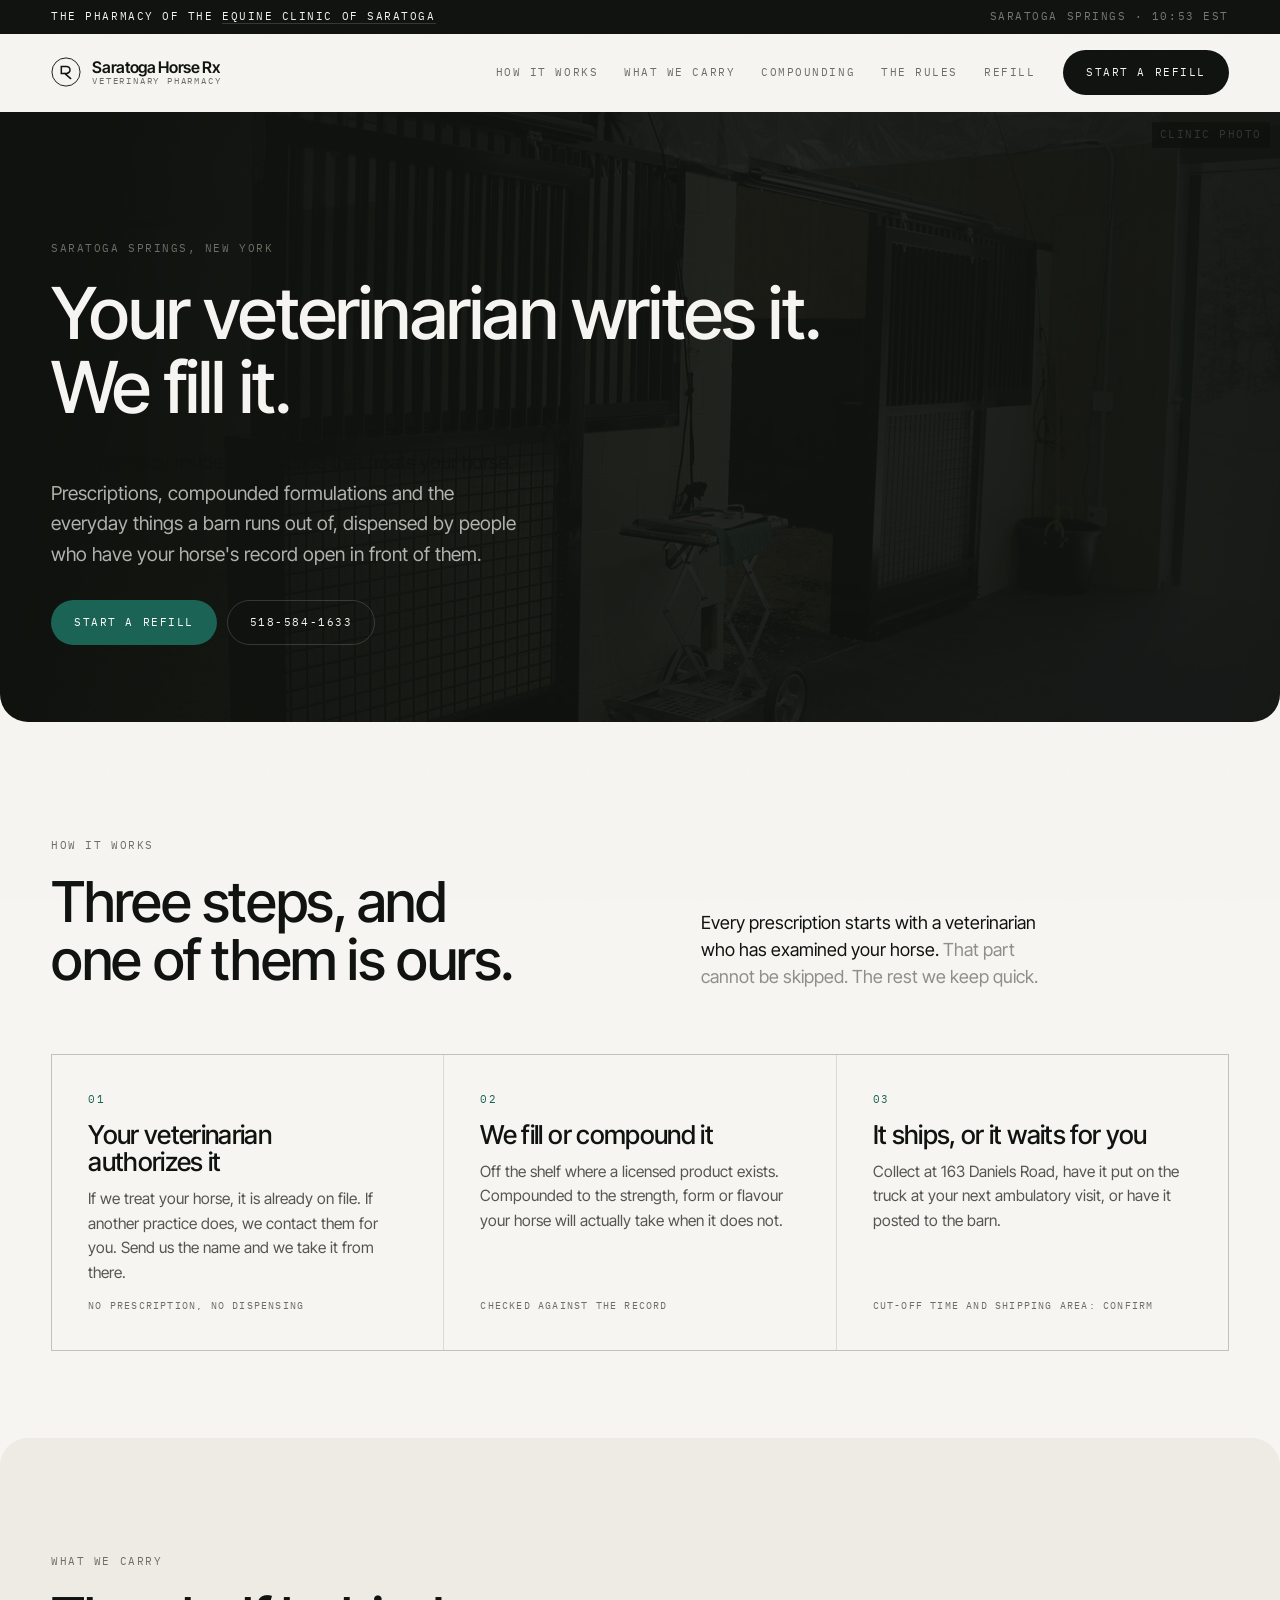
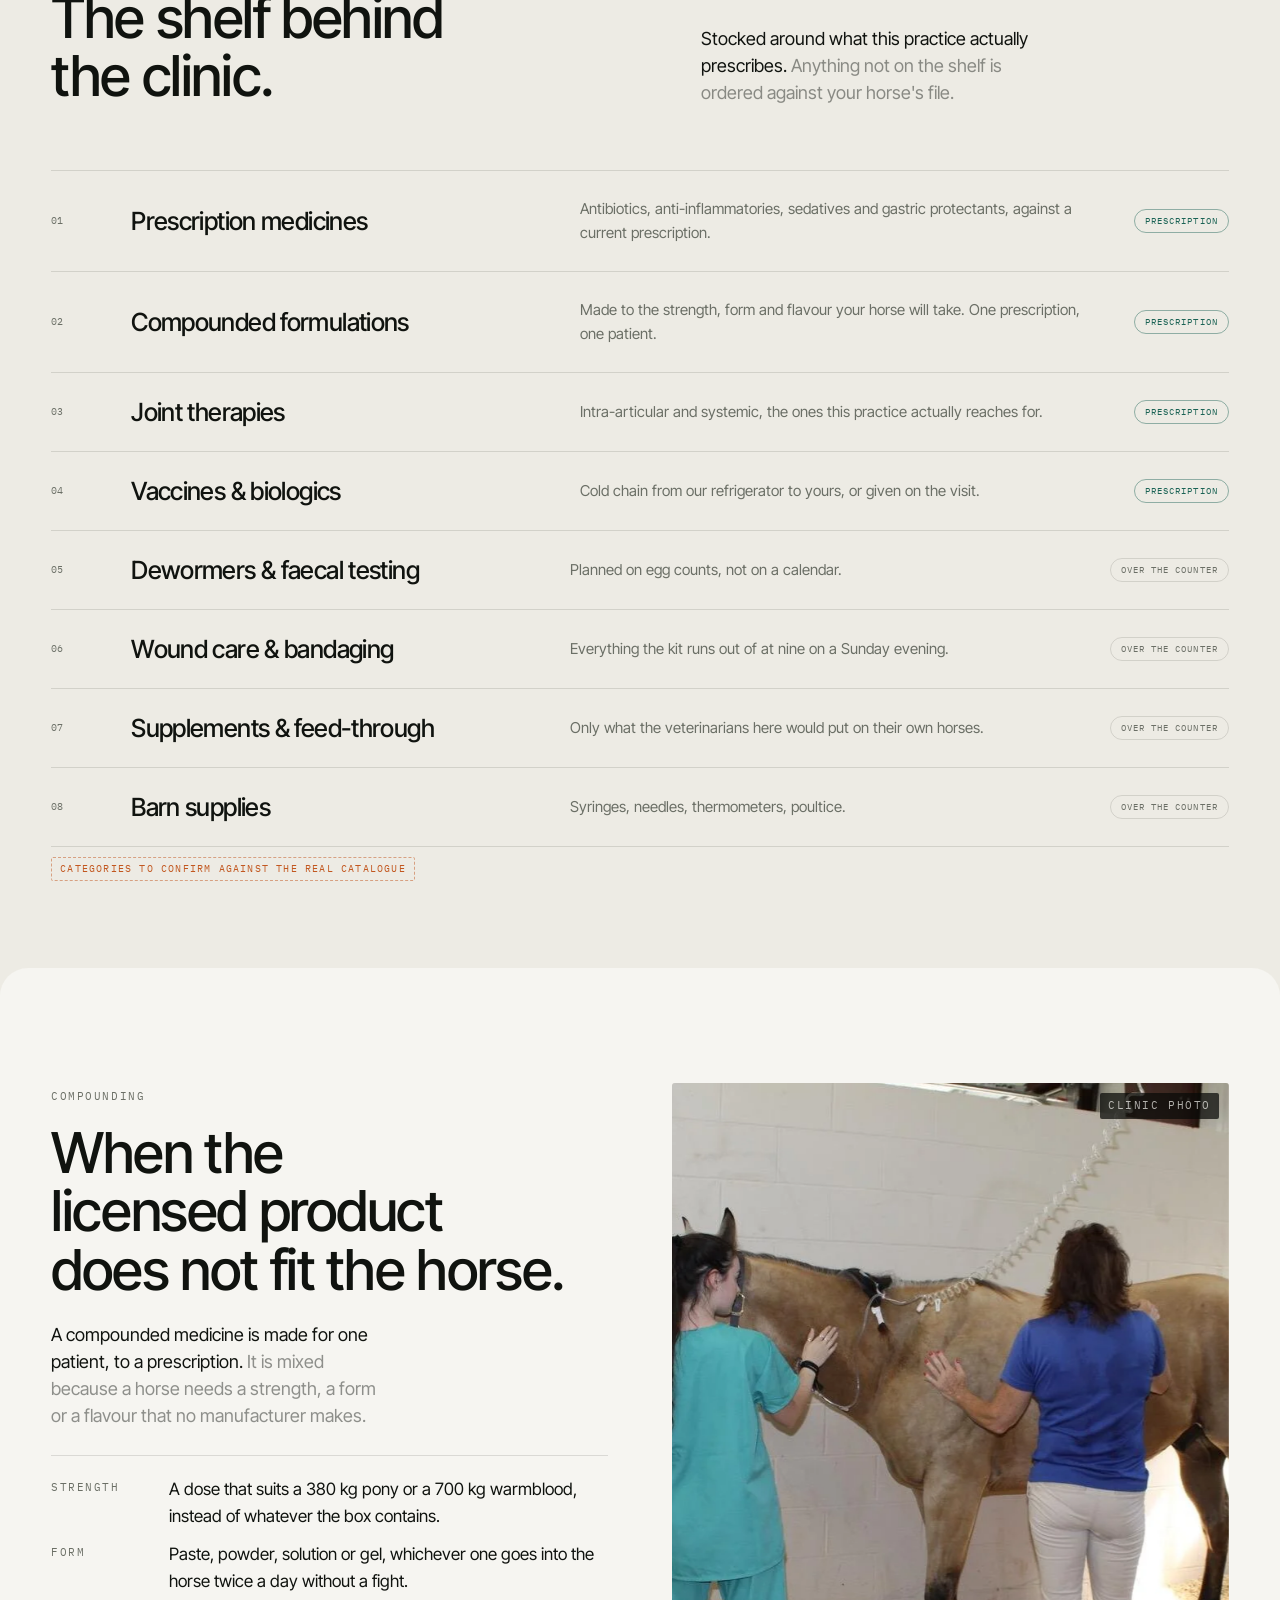
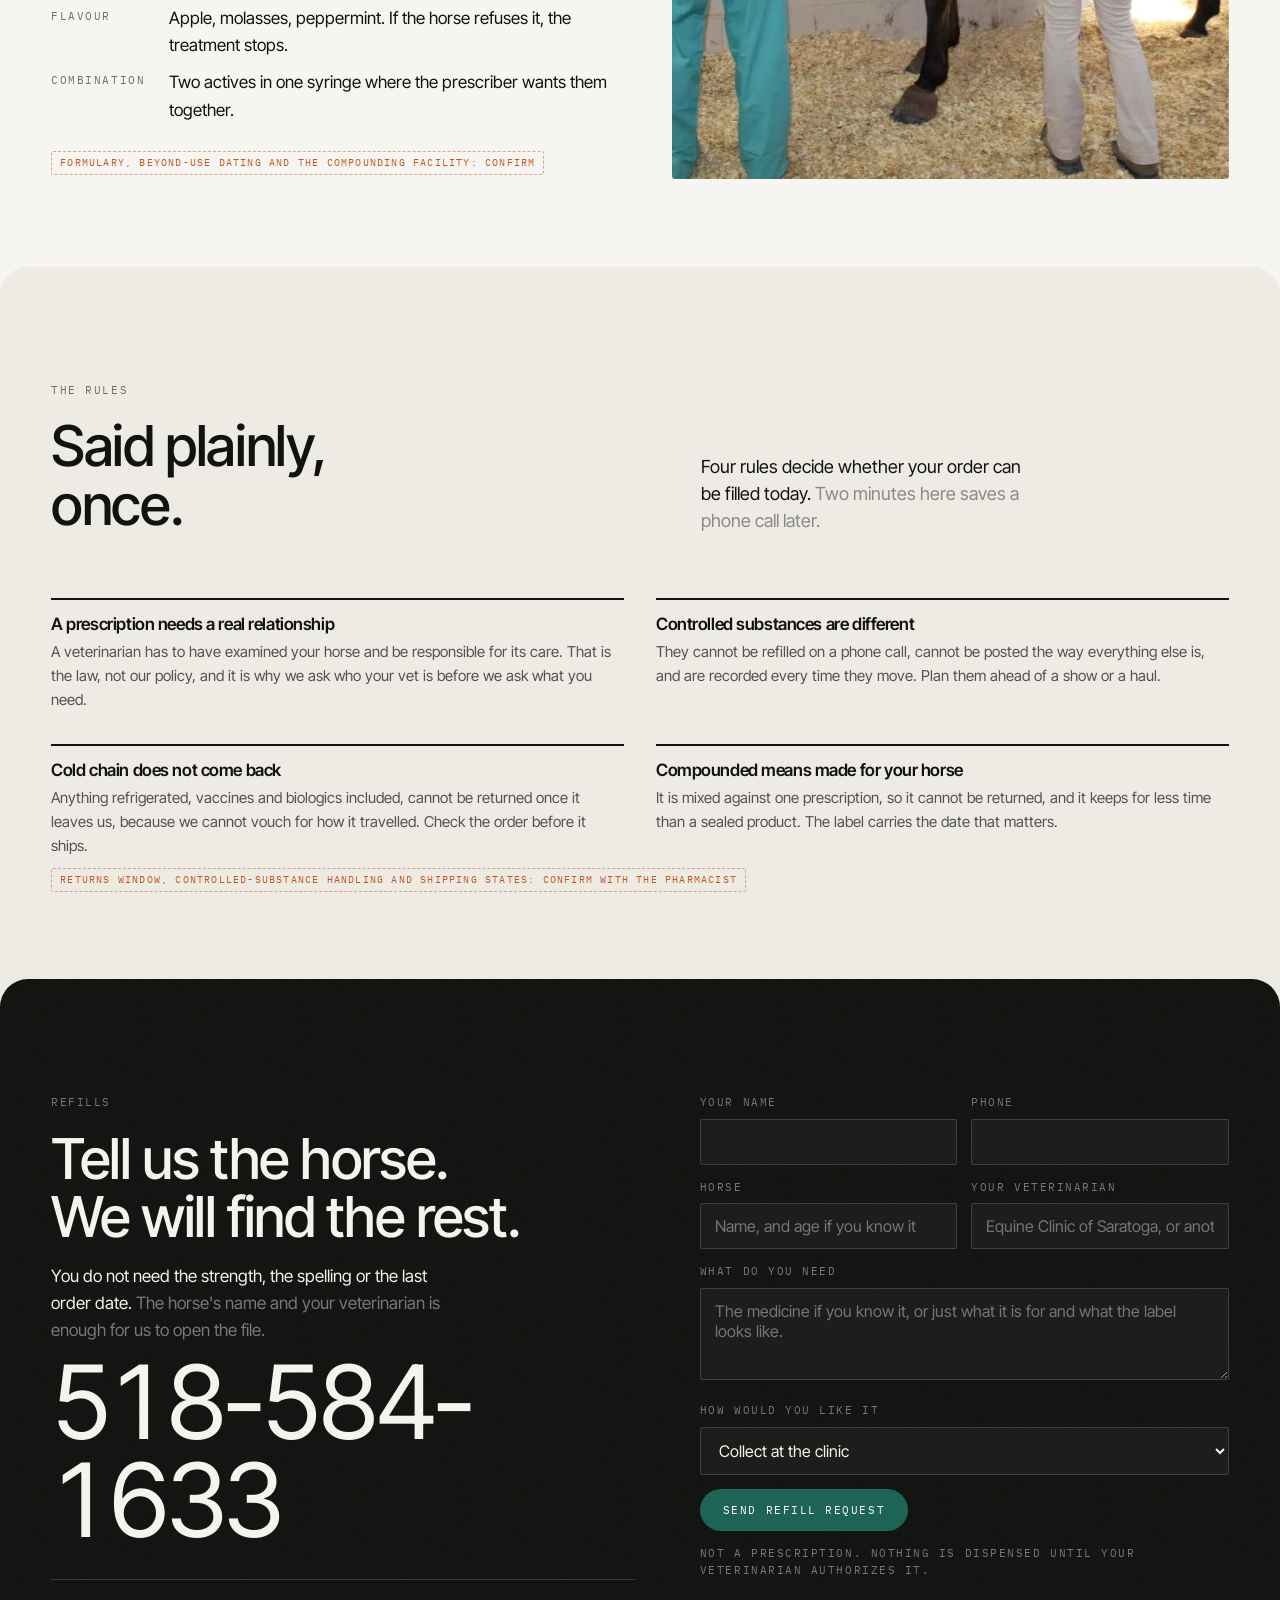
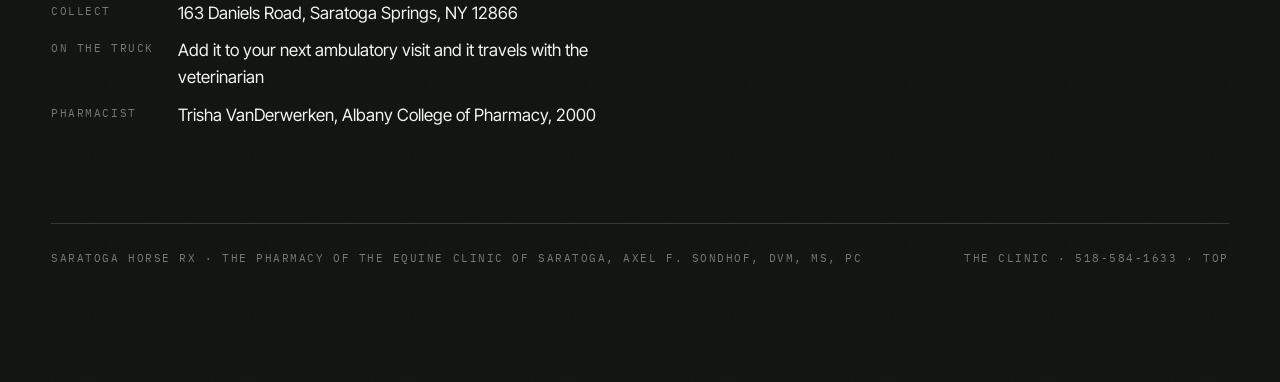
<file: rx.html>
<!doctype html>
<html lang="en">
<head>
<meta charset="utf-8">
<meta name="robots" content="noindex, nofollow">
<meta name="viewport" content="width=device-width, initial-scale=1, viewport-fit=cover">
<title>Saratoga Horse Rx: the pharmacy of the Equine Clinic of Saratoga</title>
<meta name="description" content="The veterinary pharmacy of the Equine Clinic of Saratoga. Prescriptions, compounded formulations and barn supplies, filled by the people who treat your horse.">
<link rel="icon" href="data:image/svg+xml,%3Csvg xmlns='http://www.w3.org/2000/svg' viewBox='0 0 32 32'%3E%3Crect width='32' height='32' fill='%2310130F'/%3E%3Cpath d='M11 10h6a4 4 0 0 1 0 8h-6V10zm4 8 6 6' stroke='%231B6355' stroke-width='2.4' fill='none'/%3E%3C/svg%3E">
<!-- share card: what WhatsApp, iMessage and Slack show for a pasted link -->
<meta property="og:type" content="website">
<meta property="og:site_name" content="Equine Clinic of Saratoga">
<meta property="og:title" content="Saratoga Horse Rx">
<meta property="og:description" content="The pharmacy of the Equine Clinic of Saratoga. Prescriptions and compounded formulations, filled by the people who treat your horse.">
<meta property="og:image" content="https://sebtiefenthaler.github.io/equine-clinic-preview/assets/media/share.jpg">
<meta property="og:image:width" content="1200">
<meta property="og:image:height" content="630">
<meta property="og:url" content="https://sebtiefenthaler.github.io/equine-clinic-preview/rx.html">
<meta name="twitter:card" content="summary_large_image">
<meta name="theme-color" content="#10130F">
<link rel="preconnect" href="https://fonts.googleapis.com">
<link rel="preconnect" href="https://fonts.gstatic.com" crossorigin>
<link rel="stylesheet" href="https://fonts.googleapis.com/css2?family=Inter+Tight:wght@400;500;600&family=IBM+Plex+Mono:wght@400;500&display=swap">
<link rel="stylesheet" href="assets/css/site.css">
<link rel="stylesheet" href="assets/css/rx.css">
</head>
<body>

<div class="util">
  <div class="wrap mono">
    <div>The pharmacy of the <a href="index.html">Equine Clinic of Saratoga</a></div>
    <div class="live" id="clock">Saratoga Springs, NY</div>
  </div>
</div>

<header class="nav" id="nav">
  <div class="wrap">
    <a class="brand" href="#top" aria-label="Saratoga Horse Rx, home">
      <svg class="mk" viewBox="0 0 32 32" fill="none" aria-hidden="true">
        <circle cx="16" cy="16" r="15" stroke="currentColor"/>
        <path d="M11 10h5.5a3.75 3.75 0 0 1 0 7.5H11V10zm3.6 7.5L21 23" stroke="currentColor" stroke-width="1.6" stroke-linecap="round"/>
      </svg>
      <span class="wm"><b>Saratoga Horse Rx</b><span>Veterinary pharmacy</span></span>
    </a>
    <nav class="navlinks" id="navlinks" aria-label="Main">
      <a href="#how">How it works</a>
      <a href="#catalogue">What we carry</a>
      <a href="#compounding">Compounding</a>
      <a href="#rules">The rules</a>
      <a href="#refill">Refill</a>
    </nav>
    <a class="btn btn-ink" href="#refill">Start a refill</a>
    <button class="burger mono" id="burger" aria-expanded="false" aria-controls="navlinks">Menu</button>
  </div>
</header>

<section class="rx-hero" id="top">
  <div class="bg" data-stills="rx-hero"></div>
  <div class="wrap">
    <p class="mono eyebrow">Saratoga Springs, New York</p>
    <h1>Your veterinarian writes it.<br>We fill it.</h1>
    <p class="sub split"><b>The pharmacy inside the practice that treats your horse.</b> Prescriptions, compounded formulations and the everyday things a barn runs out of, dispensed by people who have your horse's record open in front of them.</p>
    <div class="cta">
      <a class="btn btn-signal" href="#refill">Start a refill</a>
      <a class="btn btn-ghost" href="tel:+15185841633">518-584-1633</a>
    </div>
  </div>
</section>

<section class="sheetblock" id="how">
  <div class="wrap">
    <div class="sec-head">
      <div>
        <p class="mono eyebrow">How it works</p>
        <h2 class="h2">Three steps, and<br>one of them is ours.</h2>
      </div>
      <p class="body-lg split"><b>Every prescription starts with a veterinarian who has examined your horse.</b> That part cannot be skipped. The rest we keep quick.</p>
    </div>
    <div class="steps">
      <div class="step-card">
        <span class="n">01</span>
        <h3>Your veterinarian authorizes it</h3>
        <p>If we treat your horse, it is already on file. If another practice does, we contact them for you. Send us the name and we take it from there.</p>
        <span class="note">No prescription, no dispensing</span>
      </div>
      <div class="step-card">
        <span class="n">02</span>
        <h3>We fill or compound it</h3>
        <p>Off the shelf where a licensed product exists. Compounded to the strength, form or flavour your horse will actually take when it does not.</p>
        <span class="note">Checked against the record</span>
      </div>
      <div class="step-card">
        <span class="n">03</span>
        <h3>It ships, or it waits for you</h3>
        <p>Collect at 163 Daniels Road, have it put on the truck at your next ambulatory visit, or have it posted to the barn.</p>
        <span class="note">Cut-off time and shipping area: confirm</span>
      </div>
    </div>
  </div>
</section>

<section class="sheetblock alt" id="catalogue">
  <div class="wrap">
    <div class="sec-head">
      <div>
        <p class="mono eyebrow">What we carry</p>
        <h2 class="h2">The shelf behind<br>the clinic.</h2>
      </div>
      <p class="body-lg split"><b>Stocked around what this practice actually prescribes.</b> Anything not on the shelf is ordered against your horse's file.</p>
    </div>
    <div class="cat" id="cat"></div>
    <p class="confirm">Categories to confirm against the real catalogue</p>
  </div>
</section>

<section class="sheetblock" id="compounding">
  <div class="wrap">
    <div class="split2">
      <div>
        <p class="mono eyebrow">Compounding</p>
        <h2 class="h2">When the licensed product<br>does not fit the horse.</h2>
        <p class="body-lg split" style="margin-top:22px"><b>A compounded medicine is made for one patient, to a prescription.</b> It is mixed because a horse needs a strength, a form or a flavour that no manufacturer makes.</p>
        <dl class="kv">
          <dt>Strength</dt><dd>A dose that suits a 380 kg pony or a 700 kg warmblood, instead of whatever the box contains.</dd>
          <dt>Form</dt><dd>Paste, powder, solution or gel, whichever one goes into the horse twice a day without a fight.</dd>
          <dt>Flavour</dt><dd>Apple, molasses, peppermint. If the horse refuses it, the treatment stops.</dd>
          <dt>Combination</dt><dd>Two actives in one syringe where the prescriber wants them together.</dd>
        </dl>
        <p class="confirm">Formulary, beyond-use dating and the compounding facility: confirm</p>
      </div>
      <div class="slot" data-ratio="4/5" data-stills="rx-compound"></div>
    </div>
  </div>
</section>

<section class="sheetblock alt" id="rules">
  <div class="wrap">
    <div class="sec-head">
      <div>
        <p class="mono eyebrow">The rules</p>
        <h2 class="h2">Said plainly,<br>once.</h2>
      </div>
      <p class="body-lg split"><b>Four rules decide whether your order can be filled today.</b> Two minutes here saves a phone call later.</p>
    </div>
    <div class="rules">
      <div class="rule-item">
        <h4>A prescription needs a real relationship</h4>
        <p>A veterinarian has to have examined your horse and be responsible for its care. That is the law, not our policy, and it is why we ask who your vet is before we ask what you need.</p>
      </div>
      <div class="rule-item">
        <h4>Controlled substances are different</h4>
        <p>They cannot be refilled on a phone call, cannot be posted the way everything else is, and are recorded every time they move. Plan them ahead of a show or a haul.</p>
      </div>
      <div class="rule-item">
        <h4>Cold chain does not come back</h4>
        <p>Anything refrigerated, vaccines and biologics included, cannot be returned once it leaves us, because we cannot vouch for how it travelled. Check the order before it ships.</p>
      </div>
      <div class="rule-item">
        <h4>Compounded means made for your horse</h4>
        <p>It is mixed against one prescription, so it cannot be returned, and it keeps for less time than a sealed product. The label carries the date that matters.</p>
      </div>
    </div>
    <p class="confirm">Returns window, controlled-substance handling and shipping states: confirm with the pharmacist</p>
  </div>
</section>

<section class="sheetblock on-ink" id="refill">
  <div class="wrap">
    <div class="contact">
      <div class="cinfo">
        <p class="mono eyebrow">Refills</p>
        <h2 class="h2">Tell us the horse.<br>We will find the rest.</h2>
        <p class="split" style="max-width:40ch;margin-top:16px"><b>You do not need the strength, the spelling or the last order date.</b> The horse's name and your veterinarian is enough for us to open the file.</p>
        <a class="tel" href="tel:+15185841633">518-584-1633</a>
        <dl class="kv">
          <dt>Collect</dt><dd>163 Daniels Road, Saratoga Springs, NY 12866</dd>
          <dt>On the truck</dt><dd>Add it to your next ambulatory visit and it travels with the veterinarian</dd>
          <dt>Pharmacist</dt><dd>Trisha VanDerwerken, Albany College of Pharmacy, 2000</dd>
        </dl>
      </div>
      <div>
        <form id="rxForm" novalidate>
          <div class="f2">
            <div><label class="mono" for="rname">Your name</label><input id="rname" name="rname" autocomplete="name" required></div>
            <div><label class="mono" for="rphone">Phone</label><input id="rphone" name="rphone" type="tel" autocomplete="tel" required></div>
          </div>
          <div class="f2">
            <div><label class="mono" for="rhorse">Horse</label><input id="rhorse" name="rhorse" placeholder="Name, and age if you know it"></div>
            <div><label class="mono" for="rvet">Your veterinarian</label><input id="rvet" name="rvet" placeholder="Equine Clinic of Saratoga, or another practice"></div>
          </div>
          <div><label class="mono" for="rwhat">What do you need</label><textarea id="rwhat" name="rwhat" placeholder="The medicine if you know it, or just what it is for and what the label looks like."></textarea></div>
          <div><label class="mono" for="rhow">How would you like it</label>
            <select id="rhow" name="rhow">
              <option>Collect at the clinic</option>
              <option>On the truck at my next visit</option>
              <option>Post it to the barn</option>
            </select></div>
          <button class="btn btn-signal" type="submit" style="justify-self:start">Send refill request</button>
          <p class="mono" style="color:var(--bone-45)">Not a prescription. Nothing is dispensed until your veterinarian authorizes it.</p>
        </form>
        <div class="sent" id="rxSent" hidden></div>
      </div>
    </div>
    <div class="foot mono">
      <div>Saratoga Horse Rx &middot; the pharmacy of the Equine Clinic of Saratoga, Axel F. Sondhof, DVM, MS, PC</div>
      <div><a href="index.html">The clinic</a> · <a href="tel:+15185841633">518-584-1633</a> · <a href="#top">Top</a></div>
    </div>
  </div>
</section>

<script src="assets/js/media.js" defer></script>
<script src="assets/js/rx.js" defer></script>
</body>
</html>
</file>
<file: assets/css/site.css>
/* ============================================================
   Equine Clinic of Saratoga , relaunch
   Design system per BUILD PROMPT §5
   ============================================================ */
:root{
  --bone:#F6F5F1; --sheet:#EDEBE4; --ink:#10130F; --graphite:#6B6F66;
  --signal:#D2542A; --clinic:#1E6E5E; --line:rgba(16,19,15,.12);
  --ink-70:rgba(16,19,15,.70); --ink-45:rgba(16,19,15,.45);
  --bone-70:rgba(246,245,241,.70); --bone-45:rgba(246,245,241,.45); --bone-line:rgba(246,245,241,.16);
  --grain:url("data:image/svg+xml,%3Csvg xmlns='http://www.w3.org/2000/svg' width='160' height='160'%3E%3Cfilter id='n'%3E%3CfeTurbulence type='fractalNoise' baseFrequency='.85' numOctaves='3'/%3E%3C/filter%3E%3Crect width='160' height='160' filter='url(%23n)'/%3E%3C/svg%3E");
  --f: "Inter Tight","Inter",-apple-system,"Segoe UI",sans-serif;
  --m: "IBM Plex Mono",ui-monospace,"SF Mono",Menlo,monospace;
  --ease: cubic-bezier(.16,1,.3,1);
  --wrap:1280px; --gut:clamp(16px,4vw,56px);
}
*{box-sizing:border-box}
html{-webkit-text-size-adjust:100%}
body{
  margin:0;background:var(--bone);color:var(--ink);
  font-family:var(--f);font-size:17px;line-height:1.6;font-weight:400;
  -webkit-font-smoothing:antialiased;overflow-x:hidden;
}
body::before{content:"";position:fixed;inset:0;background-image:var(--grain);opacity:.02;pointer-events:none;z-index:9999;mix-blend-mode:multiply}
h1,h2,h3,h4{margin:0;font-weight:500;letter-spacing:-.025em;line-height:1.04;text-wrap:balance}
p{margin:0}
a{color:inherit;text-decoration:none}
img,video{display:block;max-width:100%}
:focus-visible{outline:2px solid var(--signal);outline-offset:3px;border-radius:2px}
::selection{background:var(--signal);color:#fff}

.wrap{max-width:var(--wrap);margin-inline:auto;padding-inline:var(--gut);width:100%}
.mono{font-family:var(--m);font-size:11px;letter-spacing:.14em;text-transform:uppercase;font-weight:400}
.eyebrow{color:var(--graphite);margin:0 0 18px}
.h1{font-size:clamp(44px,6vw,88px)}
.h2{font-size:clamp(32px,4.4vw,60px)}
.h3{font-size:clamp(22px,2.4vw,30px);letter-spacing:-.02em}
.body-lg{font-size:clamp(18px,1.4vw,21px);line-height:1.5;max-width:34ch}
.measure{max-width:64ch}
/* §5 headline treatment: first sentence ink, remainder 45 % */
.split b{font-weight:inherit;color:var(--ink)}
.split{color:var(--ink-45)}
.on-ink .split,.hero .split,.modal .split{color:var(--bone-45)}
.on-ink .split b,.hero .split b,.modal .split b{color:var(--bone)}
.hero .split{color:var(--bone-70)}

/* ---------- stacked sheets ---------- */
.sheetblock{position:relative;border-radius:28px 28px 0 0;background:var(--bone);padding-block:clamp(72px,9vw,132px);z-index:1}
.sheetblock + .sheetblock{margin-top:-28px}
.sheetblock.alt{background:var(--sheet)}
.sheetblock.on-ink{background:var(--ink);color:var(--bone)}
.on-ink .eyebrow{color:var(--bone-45)}
.sheetblock.on-ink::after{content:"";position:absolute;inset:0;background-image:var(--grain);opacity:.03;pointer-events:none;border-radius:inherit}
.sec-head{display:grid;grid-template-columns:minmax(0,1fr) minmax(0,.9fr);gap:clamp(24px,5vw,72px);align-items:end;margin-bottom:clamp(36px,5vw,64px)}
@media (max-width:860px){.sec-head{grid-template-columns:1fr;gap:20px}}

/* ---------- buttons ---------- */
.btn{display:inline-flex;align-items:center;gap:10px;padding:13px 22px;border-radius:999px;border:1px solid transparent;
  font-family:var(--m);font-size:11px;letter-spacing:.14em;text-transform:uppercase;cursor:pointer;
  transition:background .3s var(--ease),color .3s var(--ease),border-color .3s var(--ease),transform .3s var(--ease)}
.btn:hover{transform:translateY(-2px)}
.btn-signal{background:var(--signal);color:#fff}
.btn-signal:hover{background:#B8461F}
.btn-ink{background:var(--ink);color:var(--bone)}
.btn-ghost{border-color:var(--line);color:var(--ink)}
.btn-ghost:hover{border-color:var(--ink)}
.on-ink .btn-ghost,.hero .btn-ghost{border-color:var(--bone-line);color:var(--bone)}
.on-ink .btn-ghost:hover,.hero .btn-ghost:hover{border-color:var(--bone)}
.chip-av{width:22px;height:22px;border-radius:50%;background:var(--sheet);color:var(--ink);display:grid;place-items:center;
  font-family:var(--m);font-size:9px;letter-spacing:0;margin:-4px 0 -4px -8px;flex:none}

/* ---------- utility bar + nav ---------- */
.util{background:var(--ink);color:var(--bone);position:relative;z-index:60}
.util .wrap{display:flex;gap:18px;align-items:center;justify-content:space-between;padding-block:8px;flex-wrap:wrap}
.util a{border-bottom:1px solid var(--bone-line)}
.util a:hover{border-color:var(--bone)}
.live{display:inline-flex;align-items:center;gap:8px;color:var(--bone-45)}
.live i{width:6px;height:6px;border-radius:50%;background:#5FC08A;display:block;flex:none;animation:blip 2.8s infinite}
@keyframes blip{0%,100%{opacity:1}50%{opacity:.35}}
.nav{position:sticky;top:0;z-index:50;background:rgba(246,245,241,0);transition:background .35s var(--ease),border-color .35s var(--ease);border-bottom:1px solid transparent}
.nav.stuck{background:rgba(246,245,241,.92);backdrop-filter:blur(12px);border-bottom-color:var(--line)}
.nav .wrap{display:flex;align-items:center;gap:28px;padding-block:16px}
.brand{display:flex;align-items:center;gap:11px;margin-right:auto}
.brand .mk{width:30px;height:30px;flex:none}
.brand .wm{line-height:1.1}
.brand .wm b{display:block;font-size:16px;font-weight:600;letter-spacing:-.02em}
.brand .wm span{display:block;font-family:var(--m);font-size:9px;letter-spacing:.2em;text-transform:uppercase;color:var(--graphite)}
.navlinks{display:flex;gap:26px;align-items:center}
.navlinks a{font-family:var(--m);font-size:11px;letter-spacing:.14em;text-transform:uppercase;color:var(--graphite);padding-block:4px;position:relative}
.navlinks a::after{content:"";position:absolute;left:0;right:100%;bottom:0;height:1px;background:var(--signal);transition:right .35s var(--ease)}
.navlinks a:hover{color:var(--ink)}
.navlinks a:hover::after{right:0}
.burger{display:none;border:1px solid var(--line);background:none;border-radius:999px;padding:10px 14px;cursor:pointer}
@media (max-width:980px){
  .nav .wrap{padding-block:12px}
  .burger{display:inline-flex;z-index:80}
  .nav .btn:not(.burger){display:none}
  .navlinks{position:fixed;left:0;right:0;top:0;height:100dvh;background:var(--bone);flex-direction:column;justify-content:center;align-items:flex-start;
    gap:6px;padding:var(--gut);z-index:70;opacity:0;visibility:hidden;transform:translateY(-12px);
    transition:opacity .3s,transform .45s var(--ease),visibility 0s .45s}
  .navlinks.open{opacity:1;visibility:visible;transform:none;transition-delay:0s,0s,0s}
  .navlinks a{font-family:var(--f);font-size:34px;letter-spacing:-.03em;text-transform:none;color:var(--ink)}
}

/* ---------- hero ---------- */
.hero{position:relative;height:82vh;min-height:540px;background:var(--ink);overflow:hidden;isolation:isolate}
.hero .media,.hero .media video,.hero .media img{position:absolute;inset:0;width:100%;height:100%;object-fit:cover}
.hero .scrim{position:absolute;inset:0;background:
  linear-gradient(94deg,rgba(9,11,8,.88) 0%,rgba(9,11,8,.72) 34%,rgba(9,11,8,.18) 62%,rgba(9,11,8,.42) 100%)}
.hero .scrim::after{content:"";position:absolute;inset:0;background:linear-gradient(to top,rgba(9,11,8,.75),transparent 34%)}
.hero .wrap{position:relative;z-index:2;height:100%;display:flex;flex-direction:column;justify-content:center;padding-block:56px}
.hero .inner{max-width:680px;color:var(--bone)}
.hero .eyebrow{color:var(--bone-45)}
.hero h1{color:var(--bone)}
.hero .sub{margin-top:22px;font-size:clamp(17px,1.5vw,20px);line-height:1.5;color:var(--bone-70);max-width:46ch}
.hero .cta{display:flex;gap:10px;margin-top:32px;flex-wrap:wrap}
.capstrip{position:absolute;left:0;right:0;bottom:0;z-index:2;border-top:1px solid var(--bone-line)}
.capstrip .wrap{display:flex;gap:clamp(14px,3vw,40px);flex-wrap:wrap;padding-block:14px;height:auto;display:flex;flex-direction:row}
.capstrip span{color:var(--bone-70);display:flex;align-items:center;gap:9px}
.capstrip span::before{content:"";width:4px;height:4px;background:var(--signal);flex:none}
@media (max-width:640px){
  .hero{height:auto;min-height:0;padding-block:96px 0}
  .hero .wrap{padding-block:40px 28px}
  /* the strip wraps to two lines on a phone , let it flow instead of overlapping the CTAs */
  .capstrip{position:static;background:rgba(9,11,8,.55)}
  .capstrip .wrap{padding-block:12px;gap:10px 18px}
}

/* ---------- marquee ---------- */
.marquee{overflow:hidden;border-block:1px solid var(--line);background:var(--bone);padding-block:14px;position:relative;z-index:2}
.marquee-in{display:flex;width:max-content;animation:slide 52s linear infinite}
.marquee:hover .marquee-in{animation-play-state:paused}
.marquee span{padding-inline:24px;display:flex;align-items:center;gap:24px;white-space:nowrap;color:var(--graphite)}
.marquee span::after{content:"";width:4px;height:4px;background:var(--line);border-radius:50%}
@keyframes slide{to{transform:translateX(-50%)}}

/* ---------- hero reel ---------- */
.reel{position:absolute;inset:0;overflow:hidden}
.reel-lay{position:absolute;inset:0;opacity:0;transition:opacity 1.1s ease}
.reel-lay.on{opacity:1}
.reel-lay video,.reel-lay img{width:100%;height:100%;object-fit:cover;display:block}
.reel-lay .kb{position:absolute;inset:0;background:transparent}
.reel-label{position:absolute;right:var(--gut);bottom:78px;z-index:4;color:var(--bone-70);transition:opacity .4s ease;
  border:1px solid var(--bone-line);border-radius:999px;padding:7px 14px;
  background:rgba(9,11,8,.42);backdrop-filter:blur(4px);white-space:nowrap}
.reel-label.in{animation:labelIn .55s cubic-bezier(.16,1,.3,1)}
@keyframes labelIn{from{opacity:0;transform:translateY(6px)}to{opacity:1;transform:none}}
@media (max-width:640px){
  /* label to the left, so it never sits on the Comp marker in the right corner */
  .reel-label{bottom:auto;top:14px;right:auto;left:var(--gut);font-size:10px;padding:5px 10px}
  /* on a phone the copy runs the full width, so the side-weighted scrim is not
     enough over a busy frame: darken top to bottom as well */
  .hero .scrim{background:linear-gradient(180deg,rgba(9,11,8,.55) 0%,rgba(9,11,8,.72) 45%,rgba(9,11,8,.86) 100%)}
}

/* ---------- stills in motion (Ken Burns) ---------- */
.kb{position:absolute;inset:0;overflow:hidden;background:var(--sheet)}
.kb img{position:absolute;inset:0;width:100%;height:100%;object-fit:cover;opacity:0;
  transition:opacity 1.4s ease;will-change:transform,opacity;
  animation:kbA 22s ease-in-out infinite alternate}
.kb img.alt{animation-name:kbB}
.kb img.on{opacity:1}
@keyframes kbA{from{transform:scale(1.03) translate3d(0,0,0)}to{transform:scale(1.13) translate3d(-2%,-2%,0)}}
@keyframes kbB{from{transform:scale(1.12) translate3d(1.5%,1%,0)}to{transform:scale(1.02) translate3d(0,-1%,0)}}


/* ---------- media slots ---------- */
.slot{position:relative;overflow:hidden;background:var(--sheet);border-radius:3px}
.slot video,.slot img{width:100%;height:100%;object-fit:cover}
.slot[data-ratio="16/9"]{aspect-ratio:16/9}
.slot[data-ratio="4/5"]{aspect-ratio:4/5}
.slot[data-ratio="1/1"]{aspect-ratio:1/1}
.slot[data-ratio="3/2"]{aspect-ratio:3/2}
.placeholder{position:absolute;inset:0;display:flex;flex-direction:column;justify-content:flex-end;gap:6px;padding:16px;
  background:repeating-linear-gradient(135deg,rgba(16,19,15,.04) 0 12px,transparent 12px 24px),var(--sheet);
  border:1px dashed rgba(16,19,15,.22);color:var(--graphite)}
.on-ink .placeholder{background:repeating-linear-gradient(135deg,rgba(246,245,241,.05) 0 12px,transparent 12px 24px),rgba(246,245,241,.03);
  border-color:var(--bone-line);color:var(--bone-45)}
.placeholder b{color:var(--ink);font-weight:500}
.on-ink .placeholder b{color:var(--bone-70)}
.comp-tag{position:absolute;right:10px;top:10px;background:rgba(9,11,8,.72);color:var(--bone-70);padding:4px 8px;border-radius:2px;z-index:3}

/* ---------- capability switcher ---------- */
.switch-sticky{position:sticky;top:64px;z-index:20;padding-block:10px;margin-bottom:26px;background:linear-gradient(var(--bone) 62%,transparent)}
.alt .switch-sticky{background:linear-gradient(var(--sheet) 62%,transparent)}
.tabs{display:flex;gap:6px;flex-wrap:wrap}
.tab{display:flex;align-items:center;gap:9px;padding:8px 8px 8px 8px;border-radius:999px;border:1px solid var(--line);
  background:transparent;cursor:pointer;font-family:var(--m);font-size:11px;letter-spacing:.12em;text-transform:uppercase;color:var(--graphite);
  transition:background .3s var(--ease),color .3s var(--ease),border-color .3s var(--ease)}
.tab img{width:24px;height:24px;border-radius:50%;object-fit:cover;flex:none}
.tab span{padding-right:10px}
.tab:hover{border-color:var(--ink);color:var(--ink)}
.tab[aria-selected="true"]{background:var(--signal);border-color:var(--signal);color:#fff}
.panes{position:relative}
.pane{display:grid;grid-template-columns:minmax(0,1.05fr) minmax(0,.95fr);gap:clamp(22px,4vw,56px);align-items:center}
.pane[hidden]{display:none!important}
.pane ul{list-style:none;margin:26px 0 0;padding:0;border-top:1px solid var(--line)}
.pane li{padding-block:13px;border-bottom:1px solid var(--line);display:flex;gap:14px;align-items:baseline}
.pane li i{font-family:var(--m);font-size:10px;font-style:normal;color:var(--signal);flex:none}
@media (max-width:860px){.pane{grid-template-columns:1fr}.switch-sticky{position:static}}

/* ---------- pathway (pinned) ---------- */
.pathway{position:relative}
.pin-track{height:520vh}
.pin-stage{position:sticky;top:0;height:100vh;display:flex;flex-direction:column;justify-content:center;overflow:hidden}
.stage-grid{display:grid;grid-template-columns:minmax(0,.92fr) minmax(0,1.08fr);gap:clamp(24px,4vw,64px);align-items:center;flex:1;align-content:center}
.stage-text{position:relative;min-height:290px}
.stage-copy{position:absolute;inset:0;opacity:0;transform:translateY(14px);transition:opacity .5s var(--ease),transform .5s var(--ease);pointer-events:none}
.stage-copy.on{opacity:1;transform:none;pointer-events:auto}
.stage-copy .n{font-family:var(--m);font-size:11px;letter-spacing:.14em;color:var(--signal)}
.stage-copy h3{margin:14px 0 14px;font-size:clamp(28px,3.4vw,46px)}
.stage-copy p{color:var(--bone-70);max-width:40ch}
.stage-media{position:relative;aspect-ratio:16/10;border-radius:3px;overflow:hidden;background:#0B0E0A}
.stage-media .lay{position:absolute;inset:0;opacity:0;transition:opacity .6s var(--ease)}
.stage-media .lay.on{opacity:1}
.stage-media video,.stage-media img{width:100%;height:100%;object-fit:cover}
.spline{position:relative;margin-top:clamp(20px,3vw,40px);padding-bottom:6px}
.spline svg{width:100%;height:72px;display:block;overflow:visible}
.spline .nodes{position:absolute;inset:0}
.node{position:absolute;transform:translate(-50%,-50%);display:flex;align-items:center;gap:7px;padding:5px 11px;border-radius:999px;
  border:1px solid var(--bone-line);background:rgba(11,14,10,.85);color:var(--bone-45);white-space:nowrap;
  font-family:var(--m);font-size:9px;letter-spacing:.12em;text-transform:uppercase;cursor:pointer;
  transition:color .35s var(--ease),border-color .35s var(--ease),background .35s var(--ease)}
.node i{width:5px;height:5px;border-radius:50%;background:var(--bone-45);display:block;transition:background .35s var(--ease)}
.node.done{color:var(--bone-70);border-color:rgba(246,245,241,.3)}
.node.done i{background:var(--bone-70)}
.node.on{color:#fff;border-color:var(--signal);background:var(--signal)}
.node.on i{background:#fff}
.node .lbl{display:none}
@media (min-width:1100px){.node .lbl{display:inline}}
@media (max-width:900px){
  .pin-track{height:auto}
  .pin-stage{position:static;height:auto;display:block;padding-block:0}
  .stage-grid{grid-template-columns:1fr;gap:0}
  .stage-text{position:static;min-height:0}
  .stage-copy{position:static;opacity:1;transform:none;margin-bottom:36px;padding-bottom:36px;border-bottom:1px solid var(--bone-line)}
  .stage-copy p{color:var(--bone-70)}
  .stage-media{margin-bottom:34px}
  .stage-media .lay{position:static;opacity:1;display:none}
  .stage-media .lay.m-show{display:block}
  .spline{display:none}
  .stage-pair{display:flex;flex-direction:column-reverse}
}

/* ---------- figures ---------- */
.figs{display:grid;grid-template-columns:repeat(3,1fr);gap:1px;background:var(--line);border:1px solid var(--line)}
.fig{background:var(--bone);padding:clamp(22px,3vw,34px);min-height:220px;display:flex;flex-direction:column;gap:10px}
.alt .fig{background:var(--sheet)}
.fig .v{font-size:clamp(40px,5vw,68px);letter-spacing:-.04em;line-height:1;font-variant-numeric:tabular-nums}
.fig .k{color:var(--graphite);margin-top:auto}
.fig.todo{border:1px dashed rgba(16,19,15,.3);background:repeating-linear-gradient(135deg,rgba(16,19,15,.035) 0 12px,transparent 12px 24px)}
.fig .spark{height:34px;width:100%;margin-top:6px}
@media (max-width:760px){.figs{grid-template-columns:1fr}}

/* ---------- why: the background holds, the list scrolls over it ----------
   The sticky layer carries no height of its own (margin-bottom cancels it),
   so the list keeps exactly the rhythm it had. The word names the item you
   are level with, which is why it earns the space. */
#why{overflow:clip}
#why .wrap{position:relative;z-index:1}
.why-bg{position:sticky;top:0;height:100vh;margin-bottom:-100vh;z-index:0;
  pointer-events:none;display:grid;place-items:center;overflow:hidden}
.why-bg .glow{position:absolute;width:150vmax;height:85vmax;border-radius:50%;
  background:radial-gradient(42% 42% at 50% 50%,rgba(210,84,42,.15),rgba(30,110,94,.06) 46%,transparent 70%);
  filter:blur(52px);will-change:transform;transition:transform 1.1s var(--ease)}
.why-bg .word{position:relative;font-size:clamp(96px,16vw,280px);font-weight:600;
  letter-spacing:-.045em;line-height:1;white-space:nowrap;color:transparent;
  -webkit-text-stroke:1.5px rgba(16,19,15,.11);transition:opacity .45s ease}
.why-bg .word.out{opacity:0}
:root[data-theme="dark"] .why-bg .word{-webkit-text-stroke-color:rgba(233,235,224,.12)}
@media (prefers-color-scheme:dark){:root:not([data-theme="light"]) .why-bg .word{-webkit-text-stroke-color:rgba(233,235,224,.12)}}
@media (max-width:900px){.why-bg{display:none}}
@media (prefers-reduced-motion:reduce){.why-bg .glow,.why-bg .word{transition:none}}

/* ---------- why: eight problems, each with a panel that demonstrates it ---------- */
.why{display:flex;flex-direction:column;border-top:1px solid var(--line)}
.why-item{display:grid;grid-template-columns:52px minmax(0,1fr) minmax(0,.92fr);gap:clamp(16px,3vw,44px);
  align-items:start;padding-block:clamp(28px,4vw,44px);border-bottom:1px solid var(--line)}
.why-item .n{font-family:var(--m);font-size:11px;letter-spacing:.14em;color:var(--signal);padding-top:5px}
.why-item h3{font-size:clamp(20px,2.3vw,28px);letter-spacing:-.02em}
.why-item p{color:var(--ink-70);margin-top:12px;max-width:46ch;font-size:15.5px}
@media (max-width:900px){.why-item{grid-template-columns:38px 1fr;row-gap:20px}.why-item .pcard{grid-column:1/3}}

.pcard{border:1px solid var(--line);border-radius:4px;background:var(--card);overflow:hidden;
  display:flex;flex-direction:column;min-height:200px}
.alt .pcard{background:var(--bone)}
.pcard .ph{display:flex;align-items:center;justify-content:space-between;gap:10px;
  padding:11px 14px;border-bottom:1px solid var(--line)}
.pcard .pt{font-family:var(--m);font-size:10px;letter-spacing:.14em;text-transform:uppercase;color:var(--graphite)}
.pcard .pill{font-family:var(--m);font-size:9px;letter-spacing:.12em;text-transform:uppercase;
  border-radius:999px;padding:3px 9px;background:var(--signal);color:#fff;white-space:nowrap}
.pcard .pill.calm{background:transparent;color:var(--clinic);border:1px solid rgba(30,110,94,.45)}
.pcard .pb{padding:14px;flex:1;display:flex;flex-direction:column;justify-content:center;gap:10px}
.pcard .pf{border-top:1px solid var(--line-soft);padding:9px 14px;font-family:var(--m);font-size:9.5px;
  letter-spacing:.1em;text-transform:uppercase;color:var(--graphite);min-height:30px;display:flex;align-items:center}
.pcard .pf span{opacity:0;animation:tick .5s var(--ease) forwards}
@keyframes tick{to{opacity:1}}

/* race: two timelines. The winning bar is SHORT and gets there first,
   which is the whole comparison. Length comes from --w per row. */
.race-row{display:grid;grid-template-columns:116px 1fr auto;gap:14px;align-items:center;margin-block:3px}
.race-row .rl{font-family:var(--m);font-size:10px;letter-spacing:.08em;text-transform:uppercase;color:var(--graphite)}
.track{height:9px;border-radius:99px;background:rgba(16,19,15,.07);position:relative;overflow:hidden}
.track i{position:absolute;left:0;top:0;bottom:0;width:0;border-radius:99px;background:var(--graphite);opacity:.5}
.race-row.win .track i{background:var(--clinic);opacity:1}
.race-row .rv{font-family:var(--m);font-size:11px;color:var(--graphite);min-width:56px;text-align:right}
.race-row.win .rv{color:var(--clinic);font-weight:500}
.run .race-row .track i{animation:fillSlow 6.4s cubic-bezier(.25,.6,.4,1) infinite}
.run .race-row.win .track i{animation:fillFast 6.4s cubic-bezier(.2,.9,.3,1) infinite}
@keyframes fillSlow{0%{width:0}78%,100%{width:var(--w,90%)}}
@keyframes fillFast{0%{width:0}20%,100%{width:var(--w,30%)}}

/* week: seven days, none of them off */
.week{display:grid;grid-template-columns:repeat(7,1fr);gap:5px}
.wd{aspect-ratio:1;border-radius:3px;background:rgba(16,19,15,.07);display:grid;place-items:center;
  font-family:var(--m);font-size:9px;color:var(--graphite);border:1px solid transparent}
.run .wd{animation:lit 6.4s ease-in-out infinite}
.run .wd:nth-child(1){animation-delay:0s}.run .wd:nth-child(2){animation-delay:.16s}
.run .wd:nth-child(3){animation-delay:.32s}.run .wd:nth-child(4){animation-delay:.48s}
.run .wd:nth-child(5){animation-delay:.64s}.run .wd:nth-child(6){animation-delay:.8s}
.run .wd:nth-child(7){animation-delay:.96s}
@keyframes lit{0%{background:rgba(16,19,15,.07);color:var(--graphite);border-color:transparent}
  14%,88%{background:rgba(30,110,94,.14);color:var(--clinic);border-color:rgba(30,110,94,.4)}
  100%{background:rgba(16,19,15,.07);color:var(--graphite);border-color:transparent}}

/* plate: an exposure arriving on screen */
.plate{position:relative;aspect-ratio:16/7;border-radius:3px;background:#12170F;overflow:hidden}
.plate svg{position:absolute;inset:0;width:100%;height:100%}
.plate .sweep{position:absolute;top:0;bottom:0;width:38%;
  background:linear-gradient(90deg,transparent,rgba(180,220,255,.22),transparent)}
.run .plate .sweep{animation:sweep 6.4s ease-in-out infinite}
@keyframes sweep{0%{transform:translateX(-120%)}38%{transform:translateX(320%)}100%{transform:translateX(320%)}}
.plate .shot{position:absolute;inset:0;width:100%;height:100%;object-fit:cover;opacity:0;
  filter:grayscale(.2) contrast(1.04) brightness(.96)}
.run .plate .shot{animation:shotIn 6.4s ease-out infinite}
@keyframes shotIn{0%,14%{opacity:0}34%,92%{opacity:1}100%{opacity:0}}

/* estimate: the figures arrive before the signature */
.est{display:flex;flex-direction:column;gap:0}
.est-row{display:flex;justify-content:space-between;gap:12px;padding-block:6px;font-size:12.5px;
  border-bottom:1px solid var(--line-soft);opacity:0;transform:translateY(4px)}
.est-row span:last-child{font-family:var(--m);font-size:11px;color:var(--graphite)}
.est-row span:last-child:empty::after{content:"";display:inline-block;width:40px;height:1px;background:var(--line);vertical-align:middle}
.est-row.total{border-bottom:0;border-top:1px solid var(--line);margin-top:4px;padding-top:9px;font-weight:600}
.run .est-row{animation:estIn 6.4s ease-out infinite}
.run .est-row:nth-child(1){animation-delay:0s}.run .est-row:nth-child(2){animation-delay:.34s}
.run .est-row:nth-child(3){animation-delay:.68s}.run .est-row:nth-child(4){animation-delay:1.02s}
@keyframes estIn{0%{opacity:0;transform:translateY(4px)}12%,92%{opacity:1;transform:none}100%{opacity:0;transform:translateY(4px)}}

/* trace: watched until it stands */
.trace{position:relative}
.trace svg{width:100%;height:74px;display:block;overflow:visible}
.trace path{stroke:var(--clinic);stroke-width:2.2;fill:none;stroke-dasharray:1000;stroke-dashoffset:1000}
.run .trace path{animation:draw 6.4s cubic-bezier(.4,0,.5,1) infinite}
@keyframes draw{0%{stroke-dashoffset:1000}60%,92%{stroke-dashoffset:0}100%{stroke-dashoffset:0;opacity:0}}
.trace .mark{opacity:0;font-family:var(--m);font-size:10px;letter-spacing:.1em;text-transform:uppercase;fill:var(--clinic);font-weight:500}
.run .trace .mark{animation:markIn 6.4s ease-out infinite}
@keyframes markIn{0%,58%{opacity:0}70%,92%{opacity:1}100%{opacity:0}}

/* converge + loop share one svg chassis */
.dia svg{width:100%;height:92px;display:block;overflow:visible}
.dia path,.dia line{fill:none;stroke-width:2;stroke-linecap:round;stroke-dasharray:400;stroke-dashoffset:400}
.dia .a{stroke:var(--graphite);opacity:.55}
.dia .b{stroke:var(--clinic)}
.run .dia .a{animation:draw2 6.4s ease-out infinite}
.run .dia .b{animation:draw2 6.4s ease-out infinite;animation-delay:.5s}
@keyframes draw2{0%{stroke-dashoffset:400}45%,92%{stroke-dashoffset:0}100%{stroke-dashoffset:0;opacity:0}}
.dia text{font-family:var(--m);font-size:10px;letter-spacing:.1em;text-transform:uppercase;fill:var(--graphite)}

@media (prefers-reduced-motion:reduce){
  .run .race-row .track i,.run .race-row.win .track i{animation:none;right:4%}
  .run .wd{animation:none;background:rgba(30,110,94,.14);color:var(--clinic)}
  .run .plate .sweep{animation:none;opacity:0}
  .run .plate .shot{animation:none;opacity:1}
  .run .est-row{animation:none;opacity:1;transform:none}
  .run .trace path,.run .dia path,.run .dia line{animation:none;stroke-dashoffset:0}
  .run .trace .mark{animation:none;opacity:1}
  .pcard .pf span{animation:none;opacity:1}
}

/* ---------- case story ---------- */
.case{display:grid;grid-template-columns:minmax(0,1fr) minmax(0,1fr);gap:clamp(24px,4vw,64px);align-items:start}
.ba{display:grid;grid-template-columns:1fr 1fr;gap:10px}
.ba figcaption{margin-top:8px;color:var(--graphite)}
blockquote{margin:0;font-size:clamp(21px,2.4vw,30px);line-height:1.3;letter-spacing:-.02em}
.kv{display:grid;grid-template-columns:auto 1fr;gap:10px 24px;margin-top:26px;border-top:1px solid var(--line);padding-top:20px}
.kv dt{color:var(--graphite);font-family:var(--m);font-size:11px;letter-spacing:.14em;text-transform:uppercase;padding-top:3px}
.kv dd{margin:0}
.on-ink .kv{border-color:var(--bone-line)}
.on-ink .kv dt{color:var(--bone-45)}
@media (max-width:860px){.case{grid-template-columns:1fr}}

/* case block */
.case-sum{margin-top:18px;color:var(--ink-70);font-size:15px;line-height:1.6;max-width:52ch}
.chip-example{display:inline-flex;align-items:center;gap:8px;border:1px dashed rgba(210,84,42,.5);
  color:var(--signal);border-radius:999px;padding:6px 13px;margin-bottom:20px}
.chip-example::before{content:"";width:5px;height:5px;border-radius:50%;background:var(--signal);flex:none}
#case cite{display:block;margin-top:14px;color:var(--graphite);font-style:normal}
.case-consent{margin-top:22px;color:var(--graphite)}

/* ---------- practice split ---------- */
.split2{display:grid;grid-template-columns:minmax(0,1fr) minmax(0,1fr);gap:clamp(24px,5vw,72px);align-items:center}
@media (max-width:860px){.split2{grid-template-columns:1fr}}
.textured{position:relative;isolation:isolate}
.textured .tex{position:absolute;inset:0;z-index:-1;opacity:.5;object-fit:cover;width:100%;height:100%;
  -webkit-mask-image:linear-gradient(to bottom,transparent,#000 30%,#000 70%,transparent);
  mask-image:linear-gradient(to bottom,transparent,#000 30%,#000 70%,transparent)}

/* ---------- service area + map ---------- */
.areagrid{display:grid;grid-template-columns:minmax(0,.9fr) minmax(0,1.1fr);gap:clamp(24px,4vw,60px);align-items:start}
@media (max-width:860px){.areagrid{grid-template-columns:1fr}}
.chips{display:flex;flex-wrap:wrap;gap:8px;margin-top:14px}
.chips span{border:1px solid var(--line);border-radius:999px;padding:7px 14px;font-size:14px;color:var(--ink-2);background:var(--bone)}
.alt .chips span{background:var(--card)}
.map{position:relative;border:1px solid var(--line);border-radius:4px;overflow:hidden;aspect-ratio:4/3;background:var(--sheet)}
.map iframe{width:100%;height:100%;border:0;display:block;filter:grayscale(1) contrast(.92) brightness(1.04)}
:root[data-theme="dark"] .map iframe{filter:grayscale(1) invert(.92) hue-rotate(180deg) contrast(.85)}
@media (prefers-color-scheme:dark){:root:not([data-theme="light"]) .map iframe{filter:grayscale(1) invert(.92) hue-rotate(180deg) contrast(.85)}}
.map::after{content:"";position:absolute;inset:0;pointer-events:none;
  box-shadow:inset 0 0 0 1px rgba(16,19,15,.06);
  background:radial-gradient(120% 90% at 50% 40%,transparent 55%,rgba(16,19,15,.10))}
.mapcard{position:absolute;left:14px;bottom:14px;z-index:2;background:var(--ink);color:var(--bone);
  padding:14px 16px;border-radius:3px;display:flex;flex-direction:column;gap:3px;max-width:62%;
  box-shadow:0 10px 30px -12px rgba(16,19,15,.6)}
.mapcard .mono{color:var(--bone-45)}
.mapcard b{font-size:17px;font-weight:600;letter-spacing:-.01em}
.mapcard span:not(.mono){color:var(--bone-70);font-size:14px}
.mapcard a{color:var(--signal);font-family:var(--m);font-size:11px;letter-spacing:.12em;margin-top:6px}
@media (max-width:640px){.map{aspect-ratio:1}.mapcard{max-width:none;left:10px;right:10px;bottom:10px}}

/* ---------- team ---------- */
/* eleven people and one card for the phone: twelve cells, so the grid never
   ends on an orphan at 2, 3, 4 or 6 columns */
.team{display:grid;grid-template-columns:repeat(6,minmax(0,1fr));gap:14px;background:none;border:0}
@media (max-width:1180px){.team{grid-template-columns:repeat(4,minmax(0,1fr))}}
@media (max-width:840px){.team{grid-template-columns:repeat(3,minmax(0,1fr))}}
@media (max-width:600px){.team{grid-template-columns:repeat(2,minmax(0,1fr));gap:10px}}
.member{background:var(--card);border:1px solid var(--line);border-radius:5px;overflow:hidden;
  display:flex;flex-direction:column;
  transition:transform .35s var(--ease),box-shadow .35s var(--ease),border-color .35s var(--ease)}
.alt .member{background:var(--bone)}
.member:hover{transform:translateY(-7px);box-shadow:0 20px 44px -22px rgba(16,19,15,.45);
  border-color:rgba(16,19,15,.24)}
.member:focus-within{transform:translateY(-7px)}
.member .slot img{width:100%;height:100%;object-fit:cover;filter:grayscale(.22) contrast(1.02);
  transition:transform .6s var(--ease),filter .45s ease}
.member:hover .slot img{transform:scale(1.05);filter:none}
.member .placeholder{border:0;border-bottom:1px dashed rgba(16,19,15,.2)}
/* the phone card closes the grid */
.member.calltile{background:var(--ink);border-color:var(--ink);color:var(--bone);
  justify-content:center;gap:9px;padding:22px}
.member.calltile .mono{color:var(--bone-45)}
.member.calltile b{font-size:23px;font-weight:600;letter-spacing:-.025em;line-height:1.1}
.member.calltile span:not(.mono){color:var(--bone-70);font-size:14px;line-height:1.5}
.member.calltile a{color:var(--signal);margin-top:4px}
.member.calltile:hover{border-color:var(--signal)}
.alt .member{background:var(--sheet)}
.member .slot{border-radius:0;flex:none}
.member .txt{padding:16px 16px 18px;display:flex;flex-direction:column;gap:5px;flex:1}
.member h3{font-size:16.5px;letter-spacing:-.02em;line-height:1.22}
.member .role{color:var(--graphite);min-height:2.5em}
.member p{color:var(--ink-70);font-size:13.8px;line-height:1.5;margin-top:3px}

/* ---------- contact / footer ---------- */
.contact{display:grid;grid-template-columns:minmax(0,1.05fr) minmax(0,.95fr);gap:clamp(28px,5vw,72px)}
.tel{display:inline-block;font-size:clamp(46px,8vw,104px);letter-spacing:-.045em;line-height:.95;color:var(--bone);margin-block:10px 4px;font-variant-numeric:tabular-nums}
.tel:hover{color:var(--signal)}
form{display:grid;gap:14px}
.f2{display:grid;grid-template-columns:1fr 1fr;gap:14px}
label{display:block;margin-bottom:7px;color:var(--bone-45)}
input,select,textarea{width:100%;background:rgba(246,245,241,.04);border:1px solid var(--bone-line);border-radius:2px;
  color:var(--bone);font-family:var(--f);font-size:16px;padding:12px 14px;transition:border-color .3s,background .3s}
input:focus,select:focus,textarea:focus{outline:none;border-color:var(--signal);background:rgba(246,245,241,.07)}
select option{background:#171C16;color:#F6F5F1}
textarea{resize:vertical;min-height:92px}
.sent{border:1px solid rgba(95,192,138,.45);background:rgba(95,192,138,.08);padding:20px;border-radius:3px;color:var(--bone-70)}
.sent b{color:#8FD6AE}
.foot{border-top:1px solid var(--bone-line);margin-top:clamp(48px,6vw,84px);padding-top:26px;display:flex;gap:20px;
  justify-content:space-between;flex-wrap:wrap;color:var(--bone-45)}
@media (max-width:860px){.contact{grid-template-columns:1fr}.f2{grid-template-columns:1fr}}

/* ---------- cursor label ---------- */
.cursor{position:fixed;z-index:9998;pointer-events:none;transform:translate(-50%,-50%) scale(.6);opacity:0;
  background:var(--signal);color:#fff;padding:7px 12px;border-radius:999px;
  font-family:var(--m);font-size:10px;letter-spacing:.14em;text-transform:uppercase;transition:opacity .25s,transform .25s var(--ease)}
.cursor.on{opacity:1;transform:translate(-50%,-50%) scale(1)}
@media (pointer:coarse){.cursor{display:none}}

/* ---------- reveal (visible at rest; JS only hides what is below the fold) ---------- */
.rv{transition:opacity .6s var(--ease),transform .6s var(--ease)}
.rv.hide{opacity:0;transform:translateY(16px)}

/* ---------- modal ---------- */
.modal{position:fixed;inset:0;z-index:200;background:rgba(9,11,8,.92);display:grid;place-items:center;padding:var(--gut)}
.modal[hidden]{display:none!important}
.modal .box{width:min(1100px,100%);aspect-ratio:16/9;background:#000;border-radius:4px;overflow:hidden;position:relative}
.modal video{width:100%;height:100%;object-fit:cover}
.modal .x{position:absolute;right:14px;top:14px;z-index:3}

@media (prefers-reduced-motion:reduce){
  .kb img{animation:none!important;transform:none!important}
  *{animation:none!important;transition:none!important;scroll-behavior:auto!important}
  .rv.hide{opacity:1;transform:none}
  .stage-copy{opacity:1}
}

/* ---------- very wide screens: let the column grow with the glass ----------
   A 1280px column on a 2560px display strands the text in the middle of the
   picture. The column and the display type scale up past 1600px instead. */
@media (min-width:1600px){
  :root{--wrap:1440px}
  .h1{font-size:clamp(44px,5.4vw,104px)}
  .h2{font-size:clamp(32px,3.6vw,68px)}
  .hero .inner{max-width:780px}
  .hero .sub{font-size:22px;max-width:52ch}
  body{font-size:18px}
}
@media (min-width:2100px){
  :root{--wrap:1600px;--gut:72px}
  .hero .inner{max-width:880px}
}

/* ---------- short viewports: landscape phones, small laptops ----------
   82vh with a 540px floor puts the hero taller than the screen, so the
   buttons fall below the fold and the reel label lands on the copy. */
@media (max-height:560px) and (orientation:landscape){
  .hero{height:auto;min-height:0;padding-block:64px 0}
  .hero .wrap{padding-block:24px 16px}
  .hero h1{font-size:clamp(32px,5.4vw,44px)}
  .hero .sub{margin-top:12px;font-size:15px;max-width:52ch}
  .hero .cta{margin-top:18px}
  .capstrip{position:static;background:rgba(9,11,8,.55)}
  .capstrip .wrap{padding-block:10px}
  .reel-label{display:none}
  .pin-stage{height:auto;padding-block:48px}
  .stage-text{min-height:0}
}
</file>
<file: assets/css/rx.css>
/* Saratoga Horse Rx — sister brand of the clinic.
   Same system, one deliberate difference: the accent is the clinical teal,
   so the pharmacy reads as family without impersonating the hospital. */
:root{ --signal:#1B6355; --clinic:#C2571F; }
:root[data-theme="dark"], :root:not([data-theme="light"]){ }
.rx-hero{position:relative;background:var(--ink);color:var(--bone);overflow:hidden;isolation:isolate;
  border-radius:0 0 28px 28px;padding-block:clamp(72px,10vw,132px) clamp(48px,6vw,80px)}
.rx-hero .bg{position:absolute;inset:0;z-index:-1;opacity:.22;filter:grayscale(.4)}
.rx-hero .bg::after{content:"";position:absolute;inset:0;
  background:linear-gradient(100deg,var(--ink) 8%,rgba(16,19,15,.6) 55%,rgba(16,19,15,.85) 100%)}
.rx-hero h1{font-size:clamp(40px,5.6vw,80px);color:var(--bone)}
.rx-hero .sub{margin-top:22px;font-size:clamp(17px,1.5vw,20px);max-width:44ch;color:var(--bone-70)}
.rx-hero .cta{display:flex;gap:10px;margin-top:30px;flex-wrap:wrap}
.rx-hero .btn-ghost{border-color:var(--bone-line);color:var(--bone)}
.rx-hero .btn-ghost:hover{border-color:var(--bone)}
.steps{display:grid;grid-template-columns:repeat(3,1fr);gap:1px;background:var(--line);border:1px solid var(--line)}
.step-card{background:var(--bone);padding:clamp(24px,3vw,36px);display:flex;flex-direction:column;gap:12px;min-height:240px}
.alt .step-card{background:var(--sheet)}
.step-card .n{font-family:var(--m);font-size:11px;letter-spacing:.14em;color:var(--signal)}
.step-card h3{font-size:clamp(20px,2.2vw,26px)}
.step-card p{color:var(--ink-70);font-size:15.5px}
.step-card .note{margin-top:auto;font-family:var(--m);font-size:10px;letter-spacing:.12em;text-transform:uppercase;color:var(--graphite)}
@media (max-width:820px){.steps{grid-template-columns:1fr}}
.cat{border-top:1px solid var(--line)}
.cat-row{display:grid;grid-template-columns:48px minmax(0,1fr) minmax(0,1.25fr) auto;gap:clamp(12px,3vw,32px);
  align-items:center;padding-block:clamp(18px,2.4vw,26px);border-bottom:1px solid var(--line);position:relative}
.cat-row .i{font-family:var(--m);font-size:10px;color:var(--graphite)}
.cat-row h3{font-size:clamp(19px,2.1vw,25px)}
.cat-row p{color:var(--graphite);font-size:15px}
.cat-row .rx{font-family:var(--m);font-size:9px;letter-spacing:.12em;text-transform:uppercase;border:1px solid var(--line);
  border-radius:999px;padding:4px 10px;color:var(--graphite);white-space:nowrap}
.cat-row .rx.need{color:var(--signal);border-color:rgba(27,99,85,.45)}
@media (max-width:760px){.cat-row{grid-template-columns:32px 1fr auto;row-gap:6px}.cat-row p{grid-column:2/4}}
.rules{display:grid;grid-template-columns:repeat(2,1fr);gap:clamp(18px,3vw,32px)}
.rule-item{border-top:2px solid var(--ink);padding-top:16px}
.rule-item h4{font-size:17px;font-weight:600;margin-bottom:6px}
.rule-item p{color:var(--ink-70);font-size:15px}
@media (max-width:760px){.rules{grid-template-columns:1fr}}
.confirm{display:inline-block;font-family:var(--m);font-size:10px;letter-spacing:.12em;text-transform:uppercase;
  color:var(--clinic);border:1px dashed rgba(194,87,31,.5);border-radius:2px;padding:3px 8px;margin-top:10px}
.on-ink .confirm{color:#E9A06E;border-color:rgba(233,160,110,.5)}
</file>
